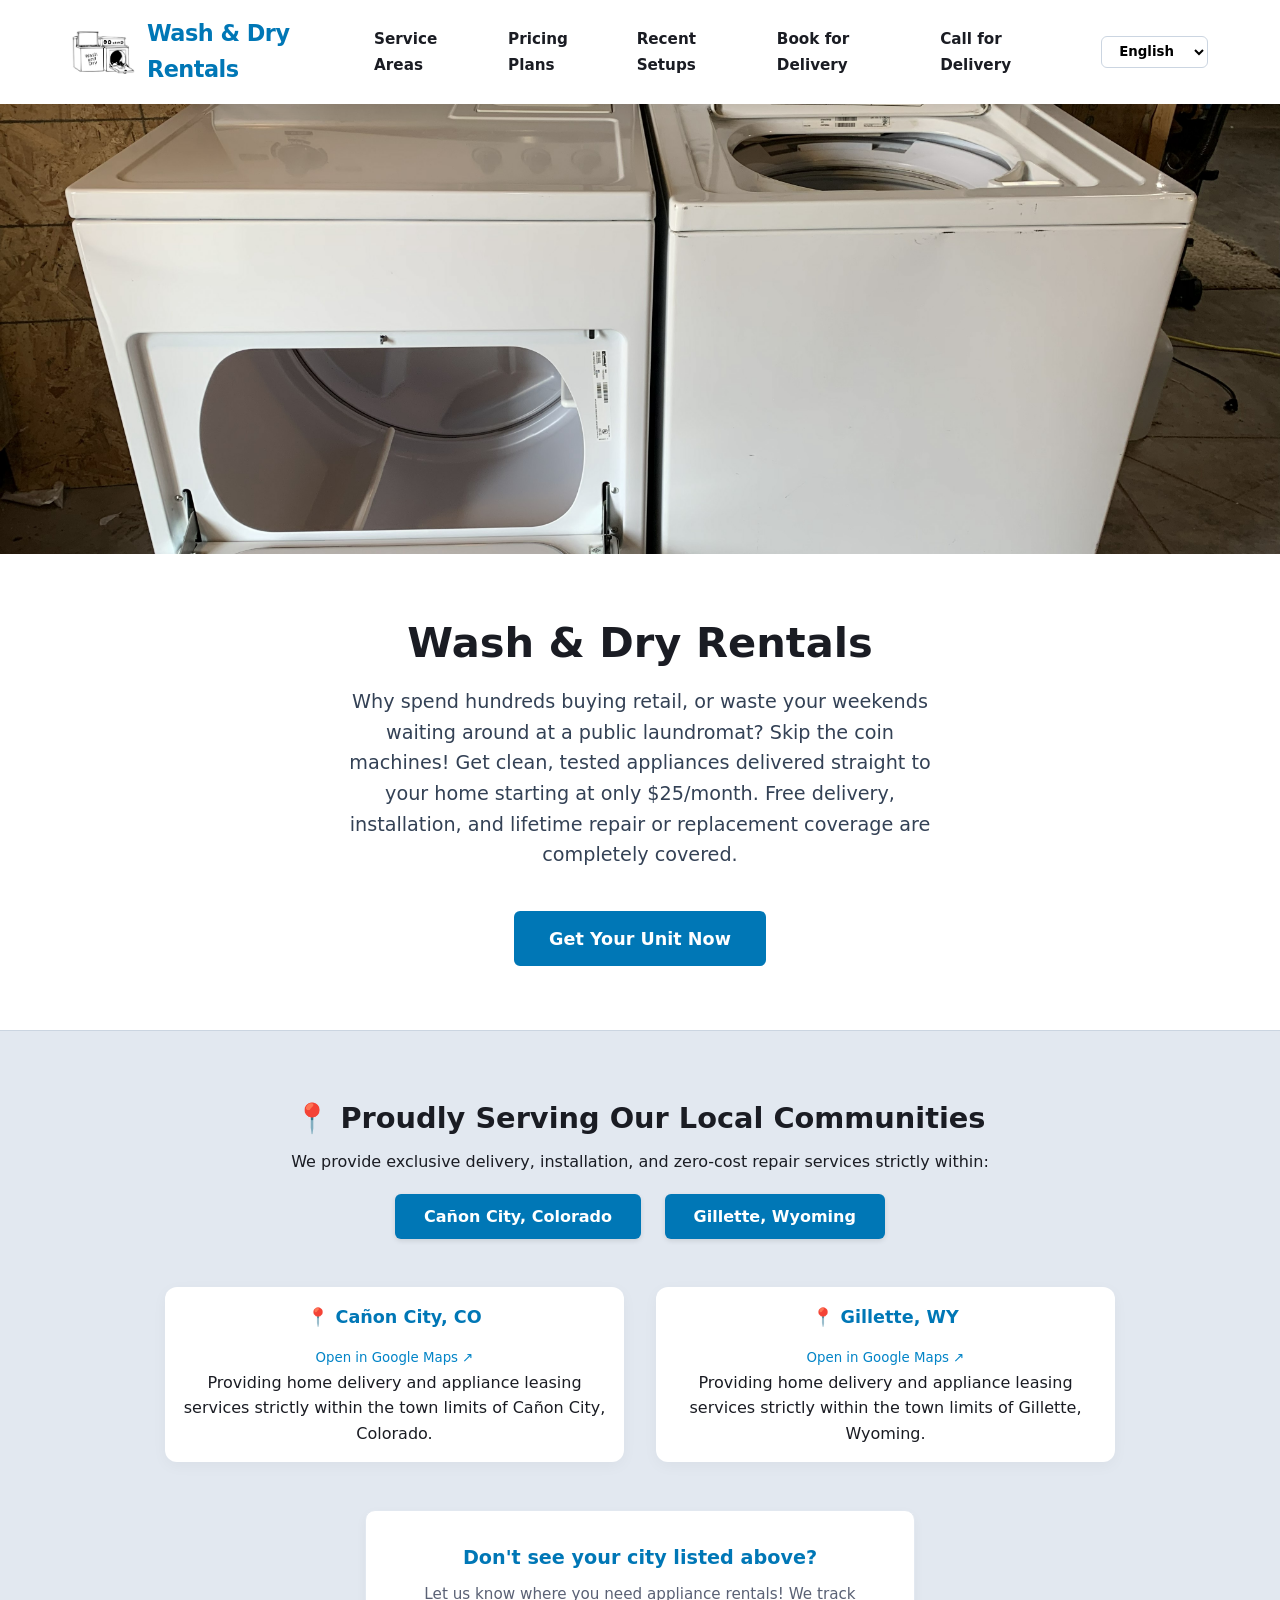
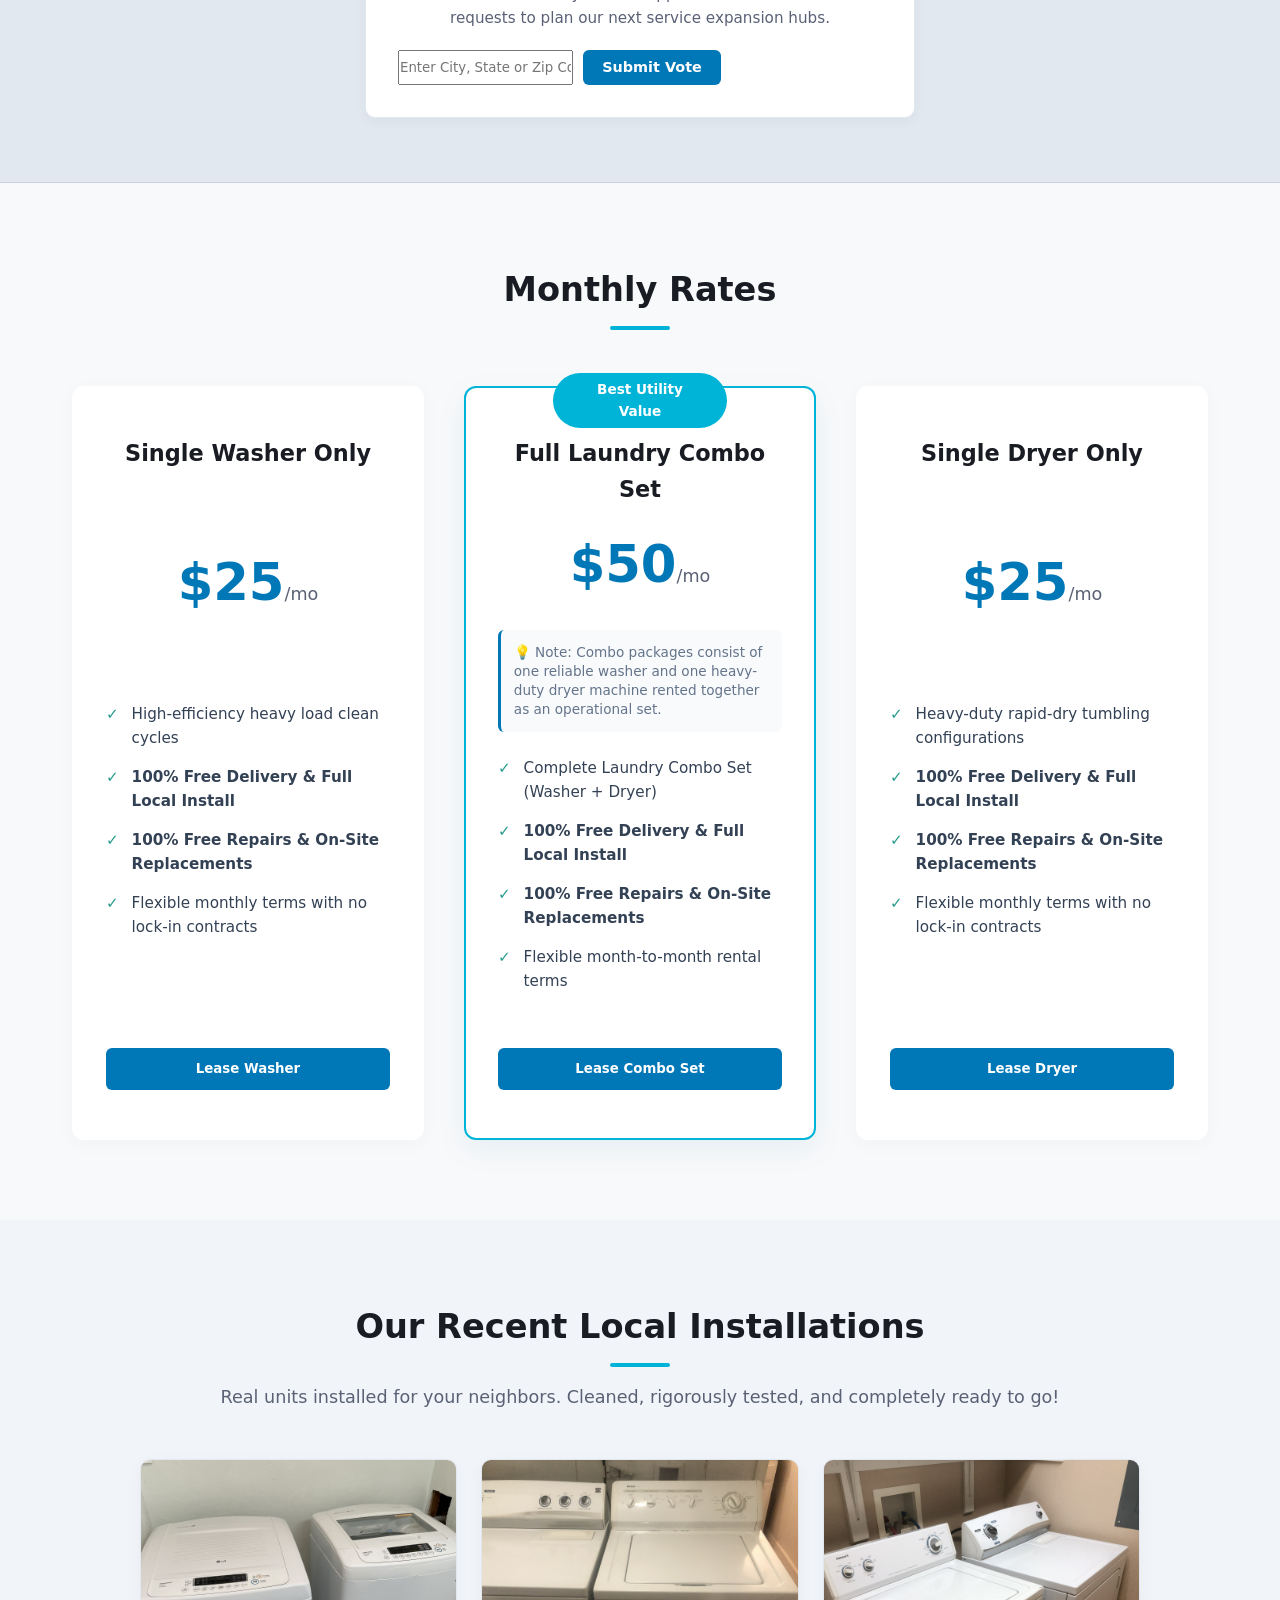
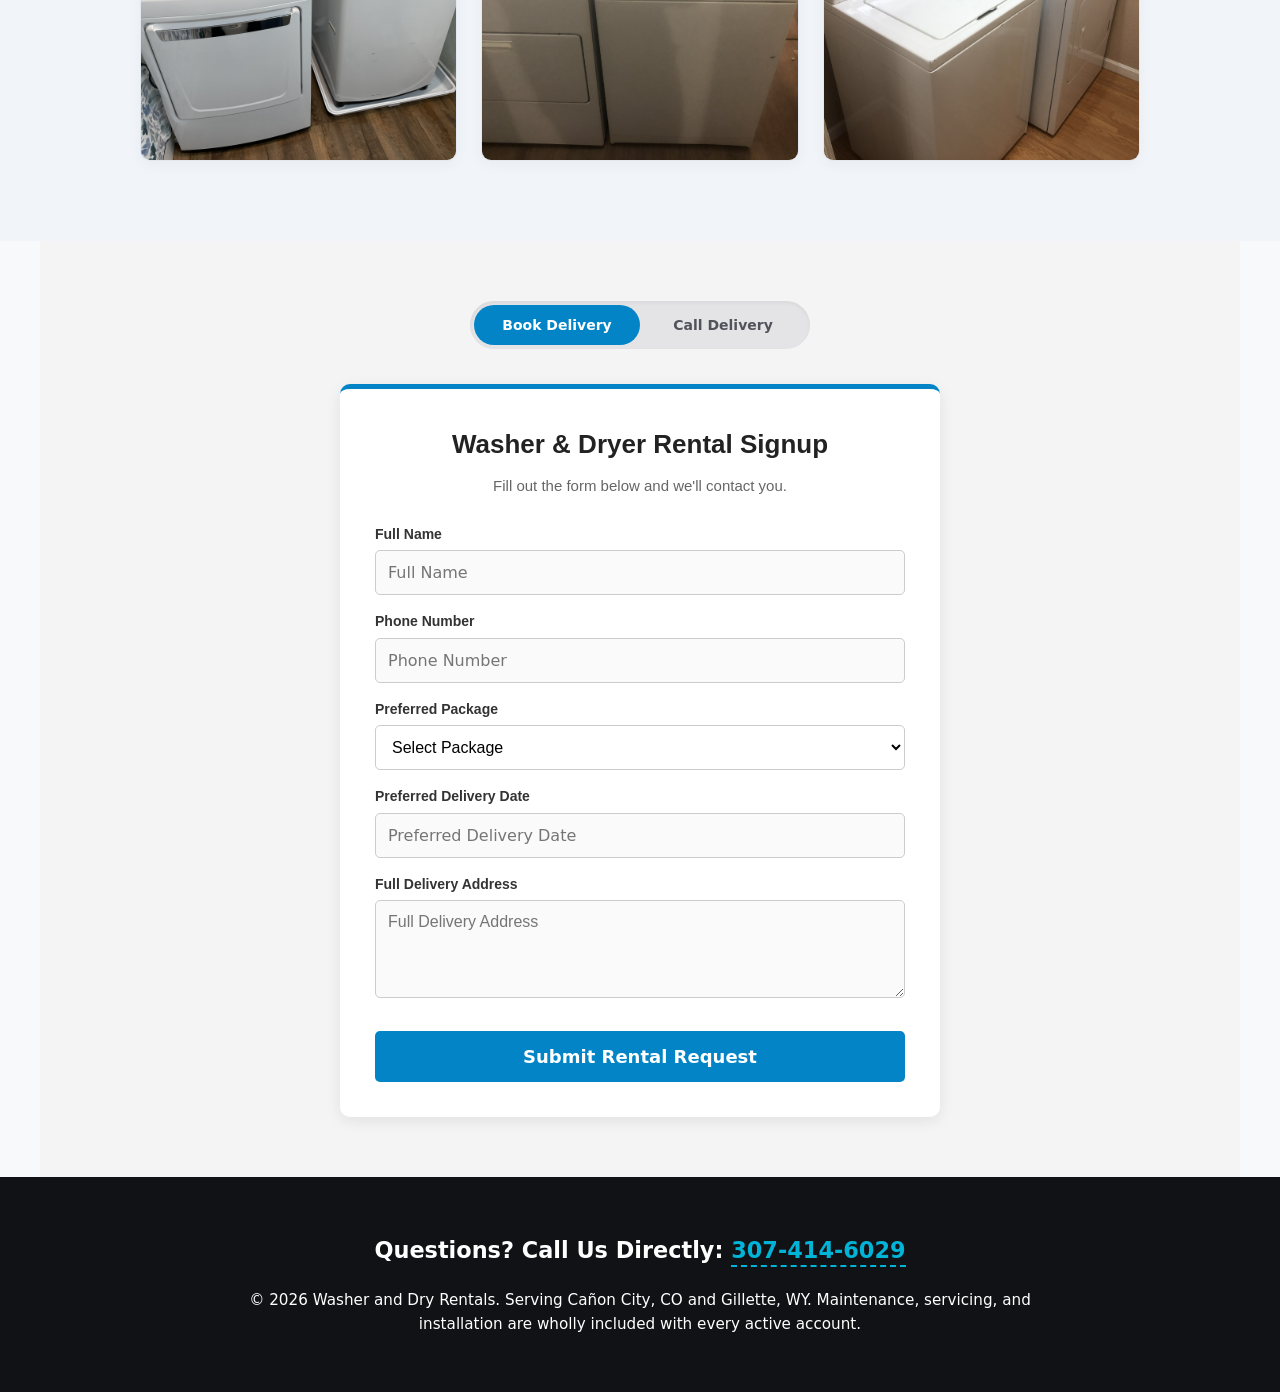
<file: index.html>
<!DOCTYPE html>
<html lang="en">
<head>
    <meta charset="UTF-8">
    <meta name="viewport" content="width=device-width, initial-scale=1.0">
    
    <!-- Research-Backed SEO Title & Meta Tokens (Targets Sales, Buyers, and Laundromats) -->
   <title>Wash & Dry Rentals | Washer & Dryer Rentals Starting at $25/Month | Gillette, WY & Cañon City, CO</title>
    <meta name="description" content="Tired of hauling bags to the laundromat or looking for cheap washers and dryers for sale near you? Get clean, tested appliances delivered straight to your house starting at $25/mo with free delivery, setup, and lifetime repairs included!">
    <meta name="keywords" content="laundromat near me, coin laundry Cañon City, washhouse Gillette WY, washer and dryer for sale, buy washing machine, cheap dryers, used appliances, laundry services alternative">

    <!-- Tab Icon Branding Token (Replaces the generic Earth Icon with your custom Logo) -->
    <link rel="icon" type="image/png" href="images/logo.png">
    <!-- Advanced JSON-LD Local SEO Schema Data Architecture -->
    <script type="application/ld+json">
    {
      "@context": "https://schema.org",
      "@type": "Product",
      "name": "In-Home Laundry Appliance Rental Systems",
      "description": "Skip the public laundromat and save hundreds compared to buying retail appliances. Clean, tested, and leveled washers and dryers delivered directly to your home.",
      "brand": {
        "@type": "Brand",
        "name": "Washer and Dryer Rentals"
      },
      "offers": {
        "@type": "AggregateOffer",
        "priceCurrency": "USD",
        "lowPrice": "25.00",
        "highPrice": "50.00",
        "offerCount": "3",
        "priceSpecification": {
          "@type": "PriceSpecification",
          "description": "Affordable monthly in-home alternative to weekly laundromat expenses and expensive appliance stores."
        },
        "areaServed": [
          {
            "@type": "AdministrativeArea",
            "name": "Cañon City, Colorado"
          },
          {
            "@type": "AdministrativeArea",
            "name": "Gillette, Wyoming"
          }
        ]
      }
    }
    </script>

    <link rel="stylesheet" href="styles.css">
</head>
<body>

    <!-- Main Navigation Header with Dual Contact Anchor Triggers -->
    <header>
        <nav class="navbar">
            <a href="#" class="logo-container">
                <img src="images/logo.png" alt="Washer and Dry Rentals Logo" class="nav-logo" onerror="this.style.display='none'">
                <span class="logo-text">Wash & Dry Rentals</span>
            </a>
            
            <div class="nav-right-block">
                <ul class="nav-links">
                    <li><a href="#service-areas" class="lang-en">Service Areas</a><a href="#service-areas" class="lang-es" style="display:none;">Áreas de Servicio</a></li>
                    <li><a href="#pricing" class="lang-en">Pricing Plans</a><a href="#pricing" class="lang-es" style="display:none;">Planes de Precios</a></li>
                    <li><a href="#gallery" class="lang-en">Recent Setups</a><a href="#gallery" class="lang-es" style="display:none;">Instalaciones</a></li>
                    <li><a href="#rent" onclick="switchContactMode('form')" class="lang-en">Book for Delivery</a><a href="#rent" onclick="switchContactMode('form')" class="lang-es" style="display:none;">Reservar Entrega</a></li>
                    <li><a href="#rent" onclick="switchContactMode('call')" class="lang-en">Call for Delivery</a><a href="#rent" onclick="switchContactMode('call')" class="lang-es" style="display:none;">Llamar para Entrega</a></li>
                </ul>

                <!-- Language Selector -->
                <div class="language-selector">
                    <select id="langToggle" onchange="toggleLanguage()">
                        <option value="en">English</option>
                        <option value="es">Español</option>
                    </select>
                </div>
            </div>
        </nav>
    </header>
    <!-- Clean Splash Hero (Image Only) -->
    <section class="hero-image-only"></section>

    <!-- Introduction Block Sitting Below The Front Picture -->
    <section class="intro-text-section">
        <div class="container-narrow text-center">
            <h1 class="lang-en">Wash & Dry Rentals</h1>
            <h1 class="lang-es" style="display:none;">Lavadoras y Secadoras Alquiladas Directamente a Su Hogar</h1>
            
            <p class="lang-en">Why spend hundreds buying retail, or waste your weekends waiting around at a public laundromat? Skip the coin machines! Get clean, tested appliances delivered straight to your home starting at only $25/month. Free delivery, installation, and lifetime repair or replacement coverage are completely covered.</p>
            <p class="lang-es" style="display:none;">¿Por qué gastar cientos comprando en tiendas o perder los fines de semana en una lavandería pública? ¡Olvídese de las monedas! Obtenga electrodomésticos limpios entregados directamente a su hogar desde solo $25/mes con entrega e instalación gratis.</p>
            
            <a href="#rent" onclick="switchContactMode('form')" class="btn btn-hero lang-en">Get Your Unit Now</a>
            <a href="#rent" onclick="switchContactMode('form')" class="btn btn-hero lang-es" style="display:none;">Obtenga Su Unidad Ahora</a>
        </div>
    </section>
    <!-- Core Service Banner & Location Badges -->
    <section id="service-areas" class="service-banner">
        <div class="container">
            <h2 class="lang-en">📍 Proudly Serving Our Local Communities</h2>
            <h2 class="lang-es" style="display:none;">📍 Orgullosamente Sirviendo a Nuestras Comunidades Locales</h2>
            
            <p class="lang-en">We provide exclusive delivery, installation, and zero-cost repair services strictly within:</p>
            <p class="lang-es" style="display:none;">Ofrecemos servicios exclusivos de entrega, instalación y reparación sin costo estrictamente dentro de:</p>
            
            <div class="location-badges">
                <span class="badge-location">Cañon City, Colorado</span>
                <span class="badge-location">Gillette, Wyoming</span>
            </div>

            <!-- Clean Text Locations -->
            <div class="maps-grid">
                <div class="map-box">
                    <a href="https://maps.google.com/?q=Canon+City,+Colorado" target="_blank" style="text-decoration:none;color:#0284c7;"><h3>📍 Cañon City, CO</h3><small>Open in Google Maps ↗</small></a>
                    <p class="map-link-text">Providing home delivery and appliance leasing services strictly within the town limits of Cañon City, Colorado.</p>
                </div>
                <div class="map-box">
                    <a href="https://maps.google.com/?q=Gillette,+Wyoming" target="_blank" style="text-decoration:none;color:#0284c7;"><h3>📍 Gillette, WY</h3><small>Open in Google Maps ↗</small></a>
                    <p class="map-link-text">Providing home delivery and appliance leasing services strictly within the town limits of Gillette, Wyoming.</p>
                </div>
            </div>

            <!-- New Location Expansion Request Module (FormSubmit Gateway Lock) -->
            <div class="expansion-box">
                <h4 class="lang-en">Don't see your city listed above?</h4>
                <h4 class="lang-es" style="display:none;">¿No ve su ciudad en la lista?</h4>
                <p class="lang-en">Let us know where you need appliance rentals! We track requests to plan our next service expansion hubs.</p>
                <p class="lang-es" style="display:none;">¡Díganos dónde necesita alquileres! Registramos los pedidos para planificar nuestras próximas áreas de servicio.</p>
                
                <form action="https://formsubmit.co/washanddryrentales@gmail.com" method="POST" class="expansion-inline-form">
                    <!-- API Field Compliance Token -->
                    
                    <input type="text" name="Requested Expansion City or Zip" required placeholder="Enter City, State or Zip Code..." id="expInput">
                    <button type="submit" class="btn btn-primary btn-small lang-en">Submit Vote</button>
                    <button type="submit" class="btn btn-primary btn-small lang-es" style="display:none;">Enviar Voto</button>
                </form>
            </div>
        </div>
    </section>
    <!-- Pricing Display Cards Section -->
    <section id="pricing" class="section">
        <h2 class="section-title lang-en">Monthly Rates</h2>
        <h2 class="section-title lang-es" style="display:none;">Tarifas Mensuales</h2>
        
        <div class="pricing-grid">
            <div class="price-card">
                <h3 class="lang-en">Single Washer Only</h3>
                <h3 class="lang-es" style="display:none;">Solo Lavadora Individual</h3>
                <div class="price">$25<span>/mo</span></div>
                <ul class="features-list lang-en">
                    <li>High-efficiency heavy load clean cycles</li>
                    <li><strong>100% Free Delivery & Full Local Install</strong></li>
                    <li><strong>100% Free Repairs & On-Site Replacements</strong></li>
                    <li>Flexible monthly terms with no lock-in contracts</li>
                </ul>
                <ul class="features-list lang-es" style="display:none;">
                    <li>Ciclos de limpieza de alta eficiencia para carga pesada</li>
                    <li><strong>Entrega e instalación local 100% gratuita</strong></li>
                    <li><strong>Reparaciones y reemplazos en el sitio 100% gratis</strong></li>
                    <li>Términos mensuales flexibles sin contratos forzosos</li>
                </ul>
                <button type="button" onclick="selectPackage('washer')" class="btn btn-primary lang-en">Lease Washer</button>
                <button type="button" onclick="selectPackage('washer')" class="btn btn-primary lang-es" style="display:none;">Arrendar Lavadora</button>
            </div>

            <div class="price-card featured">
                <div class="badge lang-en">Best Utility Value</div>
                <div class="badge lang-es" style="display:none;">Mejor Valor</div>
                <h3 class="lang-en">Full Laundry Combo Set</h3>
                <h3 class="lang-es" style="display:none;">Juego Combo Completo</h3>
                <div class="price">$50<span>/mo</span></div>
                <p class="set-disclaimer lang-en">💡 Note: Combo packages consist of one reliable washer and one heavy-duty dryer machine rented together as an operational set.</p>
                <p class="set-disclaimer lang-es" style="display:none;">💡 Nota: Los paquetes combo consisten en una lavadora confiable y una secadora de servicio pesado alquiladas juntas como un juego operativo.</p>
                <ul class="features-list lang-en">
                    <li>Complete Laundry Combo Set (Washer + Dryer)</li>
                    <li><strong>100% Free Delivery & Full Local Install</strong></li>
                    <li><strong>100% Free Repairs & On-Site Replacements</strong></li>
                    <li>Flexible month-to-month rental terms</li>
                </ul>
                <ul class="features-list lang-es" style="display:none;">
                    <li>Juego de lavandería combo completo (Lavadora + Secadora)</li>
                    <li><strong>Entrega e instalación local 100% gratuita</strong></li>
                    <li><strong>Reparaciones y reemplazos en el sitio 100% gratis</strong></li>
                    <li>Términos de alquiler mensuales flexibles</li>
                </ul>
                <button type="button" onclick="selectPackage('set')" class="btn btn-primary lang-en">Lease Combo Set</button>
                <button type="button" onclick="selectPackage('set')" class="btn btn-primary lang-es" style="display:none;">Arrendar Juego</button>
            </div>

            <div class="price-card">
                <h3 class="lang-en">Single Dryer Only</h3>
                <h3 class="lang-es" style="display:none;">Solo Secadora Individual</h3>
                <div class="price">$25<span>/mo</span></div>
                <ul class="features-list lang-en">
                    <li>Heavy-duty rapid-dry tumbling configurations</li>
                    <li><strong>100% Free Delivery & Full Local Install</strong></li>
                    <li><strong>100% Free Repairs & On-Site Replacements</strong></li>
                    <li>Flexible monthly terms with no lock-in contracts</li>
                </ul>
                <button type="button" onclick="selectPackage('dryer')" class="btn btn-primary lang-en">Lease Dryer</button>
                <button type="button" onclick="selectPackage('dryer')" class="btn btn-primary lang-es" style="display:none;">Arrendar Secadora</button>
            </div>
        </div>
    </section>
    <!-- Visual Portfolio Gallery Section (3 clean items) -->
    <section id="gallery" class="section-alt">
        <div class="container">
            <h2 class="section-title lang-en">Our Recent Local Installations</h2>
            <h2 class="section-title lang-es" style="display:none;">Nuestras Instalaciones Locales Recientes</h2>
            <p class="section-subtitle lang-en">Real units installed for your neighbors. Cleaned, rigorously tested, and completely ready to go!</p>
            <p class="section-subtitle lang-es" style="display:none;">¡Unidades reales instaladas para sus vecinos. Limpias, rigurosamente probadas y completamente listas para funcionar!</p>
            
            <div class="gallery-grid gallery-three-items">
                <div class="gallery-item">
                    <img src="images/portfolio-1.jpg" alt="Local Installation 1" onerror="this.src='https://unsplash.com'">
                </div>
                <div class="gallery-item">
                    <img src="images/portfolio-2.jpg" alt="Local Installation 2" onerror="this.src='https://unsplash.com'">
                </div>
                <div class="gallery-item">
                    <img src="images/portfolio-3.jpg" alt="Local Installation 3" onerror="this.src='https://unsplash.com'">
                </div>
            </div>
        </div>
    </section>
    <!-- Conversion Routing Panel and Dynamic Action Interface -->
    <section id="rent" class="section" style="padding: 60px 20px; background: #f4f4f4;">
        <div class="container-narrow" style="max-width: 600px; margin: 0 auto;">

            <!-- Grey Segmented Tab Slider Control Module Frame -->
            <div class="tab-toggle-wrap" style="display: flex; justify-content: center; margin-bottom: 35px;">
                <div class="tab-switcher" style="display: flex; background: #e4e4e7; padding: 4px; border-radius: 30px; position: relative; width: 340px; box-shadow: inset 0 2px 4px rgba(0,0,0,0.05);">
                    <div id="sliderBg" class="slider-bg" style="position: absolute; top: 4px; left: 4px; width: calc(50% - 4px); height: calc(100% - 8px); background: #0284c7; border-radius: 26px; z-index: 1; transition: left 0.3s cubic-bezier(0.4, 0, 0.2, 1);"></div>
                    <button type="button" id="tabForm" class="tab-btn active" onclick="switchContactMode('form')" style="flex: 1; padding: 12px 0; text-align: center; font-weight: bold; background: transparent; border: none; cursor: pointer; z-index: 2; font-size: 14px; font-family: Arial, sans-serif; transition: color 0.2s; color: #ffffff;">
                        <span class="lang-en">Book Delivery</span><span class="lang-es" style="display:none;">Reservar Entrega</span>
                    </button>
                    <button type="button" id="tabCall" class="tab-btn" onclick="switchContactMode('call')" style="flex: 1; padding: 12px 0; text-align: center; font-weight: bold; background: transparent; border: none; cursor: pointer; z-index: 2; font-size: 14px; font-family: Arial, sans-serif; transition: color 0.2s; color: #52525b;">
                        <span class="lang-en">Call Delivery</span><span class="lang-es" style="display:none;">Llamar Entrega</span>
                    </button>
                </div>
            </div>

            <!-- Lead Capture Interface with Custom Email Endpoint Integrity Mapping -->
            <div id="contactFormContainer" class="box" style="background: white; padding: 35px; border-radius: 10px; box-shadow: 0 4px 15px rgba(0,0,0,0.08); border-top: 5px solid #0284c7;">
                <h2 style="text-align: center; color: #222; margin-bottom: 8px; font-family: Arial, sans-serif; font-size: 26px;">Washer & Dryer Rental Signup</h2>
                <p style="text-align: center; color: #666; margin-bottom: 25px; font-family: Arial, sans-serif; font-size: 15px;">Fill out the form below and we'll contact you.</p>

                <form action="https://formsubmit.co/washanddryrentales@gmail.com" method="POST">

                    <!-- FormSubmit Core Directives -->
                    <input type="hidden" name="_captcha" value="false">
                    <input type="hidden" name="_template" value="table">
                    <input type="hidden" name="_subject" value="New Washer & Dryer Rental Lead">
                    
                    <!-- FormSubmit Compliance Parameter matches your exact domain channel address to prevent submission drops -->
                    

                    <!-- Structured Layout Controls -->
                    <div class="form-group" style="margin-bottom: 15px;">
                        <label style="display: block; font-weight: bold; margin-bottom: 5px; color: #333; font-size: 14px; font-family: Arial, sans-serif;">Full Name</label>
                        <input type="text" name="Full Name" placeholder="Full Name" required style="width:100%; padding:12px; border:1px solid #ccc; border-radius:5px; font-size:16px;">
                    </div>

                    <div class="form-group" style="margin-bottom: 15px;">
                        <label style="display: block; font-weight: bold; margin-bottom: 5px; color: #333; font-size: 14px; font-family: Arial, sans-serif;">Phone Number</label>
                        <input type="tel" name="Phone Number" placeholder="Phone Number" required style="width:100%; padding:12px; border:1px solid #ccc; border-radius:5px; font-size:16px;">
                    </div>

                    <div class="form-group" style="margin-bottom: 15px;">
                        <label style="display: block; font-weight: bold; margin-bottom: 5px; color: #333; font-size: 14px; font-family: Arial, sans-serif;">Preferred Package</label>
                        <select name="Preferred Package" id="package" required style="width:100%; padding:12px; border:1px solid #ccc; border-radius:5px; font-size:16px; background: white; font-family: Arial, sans-serif;">
                            <option value="">Select Package</option>
                            <option value="Full Combo Set ($50/mo)">Full Combo Set ($50/mo)</option>
                            <option value="Washer Only ($25/mo)">Washer Only ($25/mo)</option>
                            <option value="Dryer Only ($25/mo)">Dryer Only ($25/mo)</option>
                        </select>
                    </div>

                    <div class="form-group" style="margin-bottom: 15px;">
                        <label style="display: block; font-weight: bold; margin-bottom: 5px; color: #333; font-size: 14px; font-family: Arial, sans-serif;">Preferred Delivery Date</label>
                        <input type="text" name="Preferred Delivery Date" placeholder="Preferred Delivery Date" required style="width:100%; padding:12px; border:1px solid #ccc; border-radius:5px; font-size:16px;">
                    </div>

                    <div class="form-group" style="margin-bottom: 25px;">
                        <label style="display: block; font-weight: bold; margin-bottom: 5px; color: #333; font-size: 14px; font-family: Arial, sans-serif;">Full Delivery Address</label>
                        <textarea name="Delivery Address" rows="4" placeholder="Full Delivery Address" required style="width:100%; padding:12px; border:1px solid #ccc; border-radius:5px; font-size:16px; font-family: Arial, sans-serif; resize: vertical;"></textarea>
                    </div>

                    <button type="submit" style="width:100%; padding:15px; background:#0284c7; color:white; border:none; border-radius:5px; font-size:18px; font-weight:bold; cursor:pointer; transition: background 0.2s;">
                        Submit Rental Request
                    </button>
                </form>
            </div>

            <!-- View Module B: Click-to-Call Node Layout -->
            <div id="contactCallContainer" style="display: none;">
                <div class="call-action-box" style="text-align: center; padding: 40px 20px; background: white; border-radius: 10px; box-shadow: 0 4px 15px rgba(0,0,0,0.05); border-top: 5px solid #6b7280;">
                    <h3 class="lang-en">Call for Delivery</h3>
                    <h3 class="lang-es" style="display:none;">Llamar para Entrega</h3>
                    <p class="lang-en">Click the button below to dial our service dispatch department directly. We will register your deployment request profile parameters over the phone line.</p>
                    <p class="lang-es" style="display:none;">Haga clic en el botón de abajo para llamar directamente a nuestro departamento de despacho. Registraremos sus datos de entrega por teléfono.</p>
                    
                    <a href="tel:3074146029" class="btn btn-green-call" style="background: #22c55e; color: white; display: inline-flex; align-items: center; gap: 10px; font-size: 18px; padding: 15px 40px; text-decoration: none; border-radius: 5px; font-weight: bold;">
                        <svg class="phone-svg-icon-white" viewBox="0 0 24 24" style="width: 22px; height: 22px; fill: currentColor;">
                            <path d="M6.62 10.79c1.44 2.83 3.76 5.14 6.59 6.59l2.2-2.2c.27-.27.67-.36 1.02-.24 1.12.37 2.33.57 3.57.57.55 0 1 .45 1 1V20c0 .55-.45 1-1 1-9.39 0-17-7.61-17-17 0-.55.45-1 1-1h3.5c.55 0 1 .45 1 1 0 1.25.2 2.45.57 3.57.11.35.03.74-.25 1.02l-2.2 2.2z"/>
                        </svg>
                        <span class="lang-en">Call Us: 307-414-6029</span>
                        <span class="lang-es" style="display:none;">Llámenos: 307-414-6029</span>
                    </a>
                </div>
            </div>

        </div>
    </section>

    <!-- Footer Disclaimers -->
    <footer>
        <div class="footer-container">
            <p class="footer-phone">Questions? Call Us Directly: <a href="tel:3074146029">307-414-6029</a></p>
            <p>&copy; 2026 Washer and Dry Rentals. Serving Cañon City, CO and Gillette, WY. Maintenance, servicing, and installation are wholly included with every active account.</p>
        </div>
    </footer>
    <!-- JavaScript Multi-Language & Calculation Processing Core -->
    <script>
        function toggleLanguage() {
            const currentLang = document.getElementById('langToggle').value;
            const enElements = document.querySelectorAll('.lang-en');
            const esElements = document.querySelectorAll('.lang-es');
            
            if (currentLang === 'es') {
                enElements.forEach(el => el.style.display = 'none');
                esElements.forEach(el => el.style.display = 'block');
                if(document.getElementById('expInput')) document.getElementById('expInput').placeholder = "Ingrese Ciudad, Estado o Código Postal...";
                calculateTotal();
            } else {
                enElements.forEach(el => el.style.display = 'block');
                esElements.forEach(el => el.style.display = 'none');
                if(document.getElementById('expInput')) document.getElementById('expInput').placeholder = "Enter City, State or Zip Code...";
                calculateTotal();
            }
        }

        function calculateTotal() {
            const isSpanish = document.getElementById('langToggle').value === 'es';
            const setQuantity = parseInt(document.getElementById('calc-sets').value) || 0;
            const singleQuantity = parseInt(document.getElementById('calc-indiv').value) || 0;
            const overallMonthlyCost = (setQuantity * 50) + (singleQuantity * 25);
            
            const textString = isSpanish ? `Total Estimado: $${overallMonthlyCost} / mes` : `Estimated Total: $${overallMonthlyCost} / month`;
            if(document.getElementById('total-output')) {
                document.getElementById('total-output').innerText = textString;
            }
        }

        function selectPackage(packageSelection) {
            switchContactMode('form');
            const selectDropdown = document.getElementById('package');
            if(!selectDropdown) return;
            
            if(packageSelection === 'washer') selectDropdown.value = 'Washer Only ($25/mo)';
            if(packageSelection === 'dryer') selectDropdown.value = 'Dryer Only ($25/mo)';
            if(packageSelection === 'set') selectDropdown.value = 'Full Combo Set ($50/mo)';
        }

        function switchContactMode(mode) {
            const tabForm = document.getElementById('tabForm');
            const tabCall = document.getElementById('tabCall');
            const sliderBg = document.getElementById('sliderBg');
            const formBox = document.getElementById('contactFormContainer');
            const callBox = document.getElementById('contactCallContainer');
            const rentSection = document.getElementById('rent');

            if (mode === 'form') {
                if(tabForm) {
                    tabForm.classList.add('active');
                    tabForm.style.color = '#ffffff';
                }
                if(tabCall) {
                    tabCall.classList.remove('active');
                    tabCall.style.color = '#52525b';
                }
                if(sliderBg) {
                    sliderBg.style.left = '4px';
                    sliderBg.style.background = '#0284c7';
                }
                if(formBox) formBox.style.display = 'block';
                if(callBox) callBox.style.display = 'none';
            } else {
                if(tabForm) {
                    tabForm.classList.remove('active');
                    tabForm.style.color = '#52525b';
                }
                if(tabCall) {
                    tabCall.classList.add('active');
                    tabCall.style.color = '#ffffff';
                }
                if(sliderBg) {
                    sliderBg.style.left = 'calc(50% - 4px)';
                    sliderBg.style.background = '#6b7280';
                }
                if(formBox) formBox.style.display = 'none';
                if(callBox) callBox.style.display = 'block';
            }

            if(rentSection) {
                rentSection.scrollIntoView({ behavior: 'smooth' });
            }
        }
    </script>
</body>
</html>
</file>
<file: styles.css>
/* Custom Typography & Universal Color Tokens */
:root {
    --primary-blue: #0077b6;
    --primary-hover: #0096c7;
    --bright-cyan: #00b4d8;
    --dark-charcoal: #1a1c23;
    --light-bg: #f8f9fa;
    --neutral-white: #ffffff;
    --muted-gray: #5a6175;
    --success-green: #2a9d8f;
    --vibrant-green: #22c55e;
    --vibrant-green-hover: #16a34a;
    --accent-gray: #cbd5e1;
    --toggle-bg: #e2e8f0;
    --toggle-dark: #475569;
}

/* Base Level Universal Resets */
* {
    box-sizing: border-box;
    margin: 0;
    padding: 0;
    font-family: 'Segoe UI', system-ui, -apple-system, sans-serif;
}

body {
    background-color: var(--light-bg);
    color: var(--dark-charcoal);
    line-height: 1.6;
}
/* Navigational Top Header Layout */
header {
    background-color: var(--neutral-white);
    box-shadow: 0 2px 10px rgba(0,0,0,0.08);
    position: sticky;
    top: 0;
    z-index: 1000;
}

.navbar {
    max-width: 1200px;
    margin: 0 auto;
    display: flex;
    justify-content: space-between;
    align-items: center;
    padding: 1rem 2rem;
}

.logo-container {
    display: flex;
    align-items: center;
    gap: 12px;
    text-decoration: none;
}

.nav-logo {
    height: 45px;
    width: auto;
    object-fit: contain;
}

.logo-text {
    font-size: 1.4rem;
    font-weight: 700;
    color: var(--primary-blue);
    letter-spacing: -0.5px;
}

.nav-right-block {
    display: flex;
    align-items: center;
    gap: 2rem;
}

.nav-links {
    display: flex;
    list-style: none;
    gap: 1.5rem;
}

.nav-links a {
    text-decoration: none;
    color: var(--dark-charcoal);
    font-weight: 600;
    transition: color 0.2s ease;
    font-size: 0.95rem;
    cursor: pointer;
}

.nav-links a:hover {
    color: var(--primary-blue);
}

/* Language Dropdown Select Block */
.language-selector select {
    padding: 0.4rem 0.8rem;
    border-radius: 6px;
    border: 1px solid var(--accent-gray);
    background-color: var(--neutral-white);
    font-weight: 600;
    cursor: pointer;
    outline: none;
}

/* Hero Section: Image Only (Blue overlays entirely removed) */
.hero-image-only {
    background: url('images/hero-bg.jpg') no-repeat center center/cover;
    height: 450px;
    width: 100%;
}

/* Introduction Block Styles (Sitting under the front photo file) */
.intro-text-section {
    background-color: var(--neutral-white);
    padding: 4rem 2rem;
    border-bottom: 1px solid var(--accent-gray);
}

.intro-text-section h1 {
    font-size: 2.6rem;
    color: var(--dark-charcoal);
    margin-bottom: 1.2rem;
    line-height: 1.2;
    font-weight: 800;
}

.intro-text-section p {
    font-size: 1.2rem;
    margin-bottom: 2.5rem;
    color: #334155;
    font-weight: 500;
}

.text-center {
    text-align: center;
}
/* Service Area Location Sections */
.service-banner {
    background-color: #e2e8f0;
    text-align: center;
    padding: 4rem 2rem;
    border-bottom: 1px solid var(--accent-gray);
}

.service-banner h2 {
    font-size: 1.8rem;
    margin-bottom: 0.5rem;
    color: var(--dark-charcoal);
}

.location-badges {
    display: flex;
    justify-content: center;
    gap: 1.5rem;
    margin-top: 1.2rem;
    margin-bottom: 3rem;
}

.badge-location {
    background-color: var(--primary-blue);
    color: var(--neutral-white);
    padding: 0.6rem 1.8rem;
    font-weight: 700;
    border-radius: 6px;
    box-shadow: 0 2px 5px rgba(0,0,0,0.1);
}

.maps-grid {
    display: grid;
    grid-template-columns: repeat(auto-fit, minmax(320px, 1fr));
    gap: 2rem;
    max-width: 950px;
    margin: 0 auto 3rem;
}

.map-box {
    background: var(--neutral-white);
    padding: 1rem;
    border-radius: 12px;
    box-shadow: 0 4px 15px rgba(0,0,0,0.04);
}

.map-box h3 {
    font-size: 1.1rem;
    margin-bottom: 0.8rem;
    color: var(--primary-blue);
}

/* Service Expansion Vote Hub Layout */
.expansion-box {
    background-color: var(--neutral-white);
    max-width: 550px;
    margin: 0 auto;
    padding: 2rem;
    border-radius: 10px;
    box-shadow: 0 4px 12px rgba(0,0,0,0.04);
    border: 1px solid #e2e8f0;
}

.expansion-box h4 {
    font-size: 1.2rem;
    margin-bottom: 0.5rem;
    color: var(--primary-blue);
}

.expansion-box p {
    font-size: 0.95rem;
    color: var(--muted-gray);
    margin-bottom: 1.2rem;
}

.expansion-inline-form {
    display: flex;
    gap: 10px;
}
/* Global Buttons Framework */
.btn {
    display: inline-block;
    padding: 0.85rem 2.2rem;
    border-radius: 6px;
    text-decoration: none;
    font-weight: 700;
    transition: all 0.2s ease-in-out;
    border: none;
    cursor: pointer;
    text-align: center;
}

.btn-hero {
    background-color: var(--primary-blue);
    color: var(--neutral-white);
    font-size: 1.1rem;
}

.btn-hero:hover {
    background-color: var(--primary-hover);
    transform: translateY(-2px);
}

.btn-primary {
    background-color: var(--primary-blue);
    color: var(--neutral-white);
    width: 100%;
}

.btn-primary:hover {
    background-color: var(--primary-hover);
}

.btn-small {
    padding: 0.6rem 1.2rem;
    width: auto;
    font-size: 0.9rem;
}

.btn-submit {
    background-color: var(--success-green);
    color: var(--neutral-white);
    width: 100%;
    font-size: 1.1rem;
    margin-top: 1rem;
}

.btn-submit:hover {
    opacity: 0.95;
}

/* Section Structural Framework */
.section {
    padding: 5rem 2rem;
    max-width: 1200px;
    margin: 0 auto;
}

.section-alt {
    padding: 5rem 2rem;
    background-color: #f1f5f9;
}

.container-narrow {
    max-width: 600px;
    margin: 0 auto;
}

.section-title {
    text-align: center;
    font-size: 2.1rem;
    margin-bottom: 3.5rem;
    font-weight: 800;
}

.section-title::after {
    content: '';
    display: block;
    width: 60px;
    height: 4px;
    background-color: var(--bright-cyan);
    margin: 0.6rem auto 0;
    border-radius: 4px;
}

.section-subtitle {
    text-align: center;
    margin-top: -2.5rem;
    margin-bottom: 3rem;
    color: var(--muted-gray);
    font-size: 1.1rem;
}

/* Card Pricing Grids Columns */
.pricing-grid {
    display: grid;
    grid-template-columns: repeat(auto-fit, minmax(310px, 1fr));
    gap: 2.5rem;
}

.price-card {
    background-color: var(--neutral-white);
    border-radius: 12px;
    padding: 3rem 2rem;
    text-align: center;
    box-shadow: 0 4px 20px rgba(0,0,0,0.03);
    border: 2px solid transparent;
    display: flex;
    flex-direction: column;
    justify-content: space-between;
}

.price-card.featured {
    border-color: var(--bright-cyan);
    position: relative;
    box-shadow: 0 10px 30px rgba(0,119,182,0.08);
}

.badge {
    position: absolute;
    top: -15px;
    left: 50%;
    transform: translateX(-50%);
    background-color: var(--bright-cyan);
    color: var(--neutral-white);
    padding: 0.35rem 1.4rem;
    font-size: 0.85rem;
    border-radius: 30px;
    font-weight: 700;
}

.price-card h3 {
    font-size: 1.4rem;
    color: var(--dark-charcoal);
    margin-bottom: 1rem;
    font-weight: 700;
}

.price {
    font-size: 3.2rem;
    font-weight: 800;
    color: var(--primary-blue);
    margin-bottom: 1.5rem;
}

.price span {
    font-size: 1.1rem;
    color: var(--muted-gray);
    font-weight: 400;
}

.set-disclaimer {
    font-size: 0.85rem;
    color: #64748b;
    background-color: #f8fafc;
    padding: 0.8rem;
    border-radius: 6px;
    text-align: left;
    margin-bottom: 1.5rem;
    border-left: 3px solid var(--primary-blue);
    line-height: 1.4;
}

.features-list {
    list-style: none;
    margin-bottom: 2.5rem;
    text-align: left;
}

.features-list li {
    margin-bottom: 0.9rem;
    position: relative;
    padding-left: 1.6rem;
    font-size: 0.95rem;
    color: #334155;
}

.features-list li::before {
    content: '✓';
    color: var(--success-green);
    position: absolute;
    left: 0;
    font-weight: 700;
}

/* 3-Item Photo Gallery Settings (Captions Removed) */
.gallery-grid {
    display: grid;
    grid-template-columns: repeat(auto-fit, minmax(280px, 1fr));
    gap: 1.5rem;
    max-width: 1000px;
    margin: 0 auto;
}

.gallery-item {
    background-color: var(--neutral-white);
    border-radius: 10px;
    overflow: hidden;
    box-shadow: 0 4px 15px rgba(0,0,0,0.04);
    border: 1px solid #e2e8f0;
}

.gallery-item img {
    width: 100%;
    height: 300px;
    object-fit: cover;
    display: block;
}
/* Customer Forms & Estimation Interfaces */
.calculator-box, .contact-form, .call-action-box {
    background-color: var(--neutral-white);
    border-radius: 12px;
    padding: 2.5rem;
    box-shadow: 0 4px 20px rgba(0,0,0,0.03);
    border: 1px solid #e2e8f0;
}

.form-group {
    margin-bottom: 1.5rem;
}

.form-group label {
    display: block;
    margin-bottom: 0.6rem;
    font-weight: 600;
    font-size: 0.95rem;
}

.form-group input, .form-group select, .form-group textarea {
    width: 100%;
    padding: 0.85rem;
    border: 1px solid #d1d5db;
    border-radius: 6px;
    font-size: 1rem;
    background-color: #fafafa;
    outline: none;
    transition: border-color 0.2s;
}

.form-group input:focus, .form-group select:focus, .form-group textarea:focus {
    border-color: var(--primary-blue);
    background-color: var(--neutral-white);
}

/* Giant 8x Size Interactive Sliding Toggle Controller Layout */
.contact-toggle-wrapper.giant-toggle {
    display: flex;
    position: relative;
    background-color: var(--toggle-bg);
    border-radius: 12px;
    padding: 8px;
    margin-bottom: 2.5rem;
    border: 2px solid #cbd5e1;
    box-shadow: 0 4px 15px rgba(0,0,0,0.05);
}

.toggle-slider-bg {
    position: absolute;
    top: 8px;
    left: 8px;
    width: calc(50% - 8px);
    height: calc(100% - 16px);
    background-color: var(--toggle-dark);
    border-radius: 8px;
    transition: left 0.3s cubic-bezier(0.25, 1, 0.5, 1);
    z-index: 1;
    box-shadow: 0 2px 8px rgba(0,0,0,0.15);
}

.toggle-tab {
    flex: 1;
    background: none;
    border: none;
    padding: 1.5rem 1rem;
    font-size: 1.25rem;
    font-weight: 700;
    color: #475569;
    cursor: pointer;
    position: relative;
    z-index: 2;
    transition: color 0.3s ease;
    text-align: center;
}

.toggle-tab.active {
    color: var(--neutral-white) !important;
}

/* Instant Smartphone Click-To-Dial Box & Icon Elements */
.call-action-box {
    text-align: center;
    padding: 4rem 2rem;
}

.call-action-box h3 {
    font-size: 1.8rem;
    margin-bottom: 1rem;
    color: var(--dark-charcoal);
}

.call-action-box p {
    color: var(--muted-gray);
    max-width: 500px;
    margin: 0 auto 2.5rem;
    font-size: 1.05rem;
}

/* Vibrant Green Click Action Call Button Layout */
.btn-green-call {
    background-color: var(--vibrant-green);
    color: var(--neutral-white) !important;
    font-size: 1.4rem;
    padding: 1.2rem 3rem;
    border-radius: 10px;
    display: inline-flex;
    align-items: center;
    justify-content: center;
    gap: 12px;
    box-shadow: 0 4px 15px rgba(34, 197, 94, 0.3);
    transition: background-color 0.2s, transform 0.2s;
    text-decoration: none;
    font-weight: 800;
    width: 100%;
    max-width: 450px;
}

.btn-green-call:hover {
    background-color: var(--vibrant-green-hover);
    transform: scale(1.02);
}

.phone-svg-icon-white {
    width: 28px;
    height: 28px;
    fill: var(--neutral-white);
}

/* Legal Property Waiver Notification Container */
.terms-container {
    display: flex;
    align-items: flex-start;
    gap: 12px;
    margin: 2rem 0;
    background-color: #fff5f5;
    padding: 1.2rem;
    border-radius: 6px;
    border-left: 4px solid #ef4444;
}

.terms-container input {
    margin-top: 4px;
    width: 18px;
    height: 18px;
    cursor: pointer;
}

.terms-container label {
    font-size: 0.88rem;
    color: #1e293b;
    cursor: pointer;
    user-select: none;
    line-height: 1.5;
}

.calc-result {
    font-size: 1.4rem;
    font-weight: 700;
    text-align: center;
    margin-top: 1.5rem;
    padding-top: 1.5rem;
    border-top: 2px dashed #e2e8f0;
    color: var(--primary-blue);
}

/* Footer Section Styles */
footer {
    background-color: #111216;
    color: var(--neutral-white);
    text-align: center;
    padding: 3.5rem 2rem;
    font-size: 0.95rem;
}

.footer-container {
    max-width: 800px;
    margin: 0 auto;
}

.footer-phone {
    font-size: 1.4rem;
    font-weight: bold;
    margin-bottom: 1.2rem;
}

.footer-phone a {
    color: var(--bright-cyan);
    text-decoration: none;
    border-bottom: 2px dashed var(--bright-cyan);
    padding-bottom: 2px;
    transition: color 0.2s;
}

.footer-phone a:hover {
    color: var(--neutral-white);
    border-bottom-color: var(--neutral-white);
}

/* Responsive Structural Breakpoints Layout Rules */
@media (max-width: 900px) {
    .navbar {
        flex-direction: column;
        gap: 1rem;
        text-align: center;
    }
    .nav-right-block {
        flex-direction: column;
        gap: 1rem;
    }
    .expansion-inline-form {
        flex-direction: column;
    }
    .expansion-inline-form button {
        width: 100%;
    }
}

@media (max-width: 768px) {
    .hero-image-only {
        height: 300px;
    }
    .intro-text-section h1 {
        font-size: 2rem;
    }
    .intro-text-section {
        padding: 2.5rem 1.5rem;
    }
    .location-badges {
        flex-direction: column;
        align-items: center;
        gap: 0.75rem;
    }
    .pricing-grid {
        grid-template-columns: 1fr;
    }
    .calculator-box, .contact-form, .call-action-box {
        padding: 1.5rem;
    }
    .toggle-tab {
        padding: 1rem 0.5rem;
        font-size: 1rem;
    }
}
</file>
